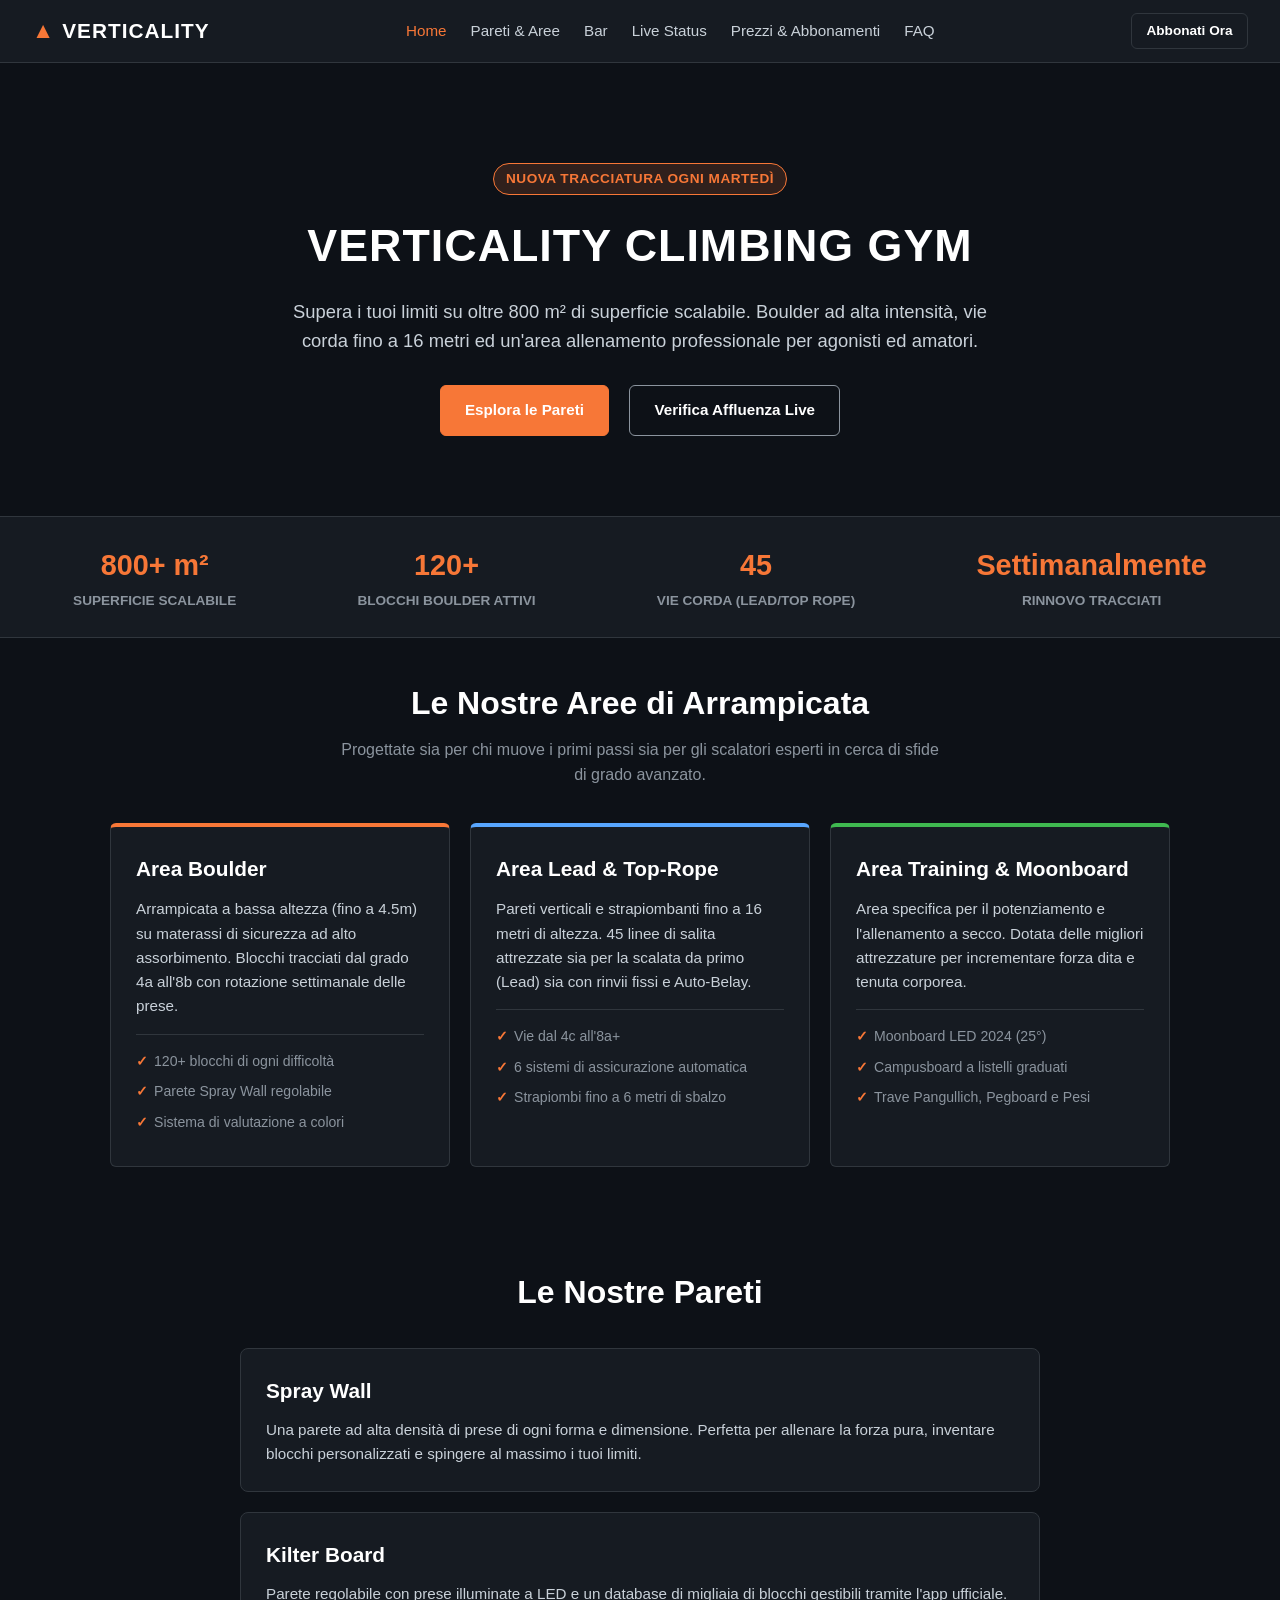
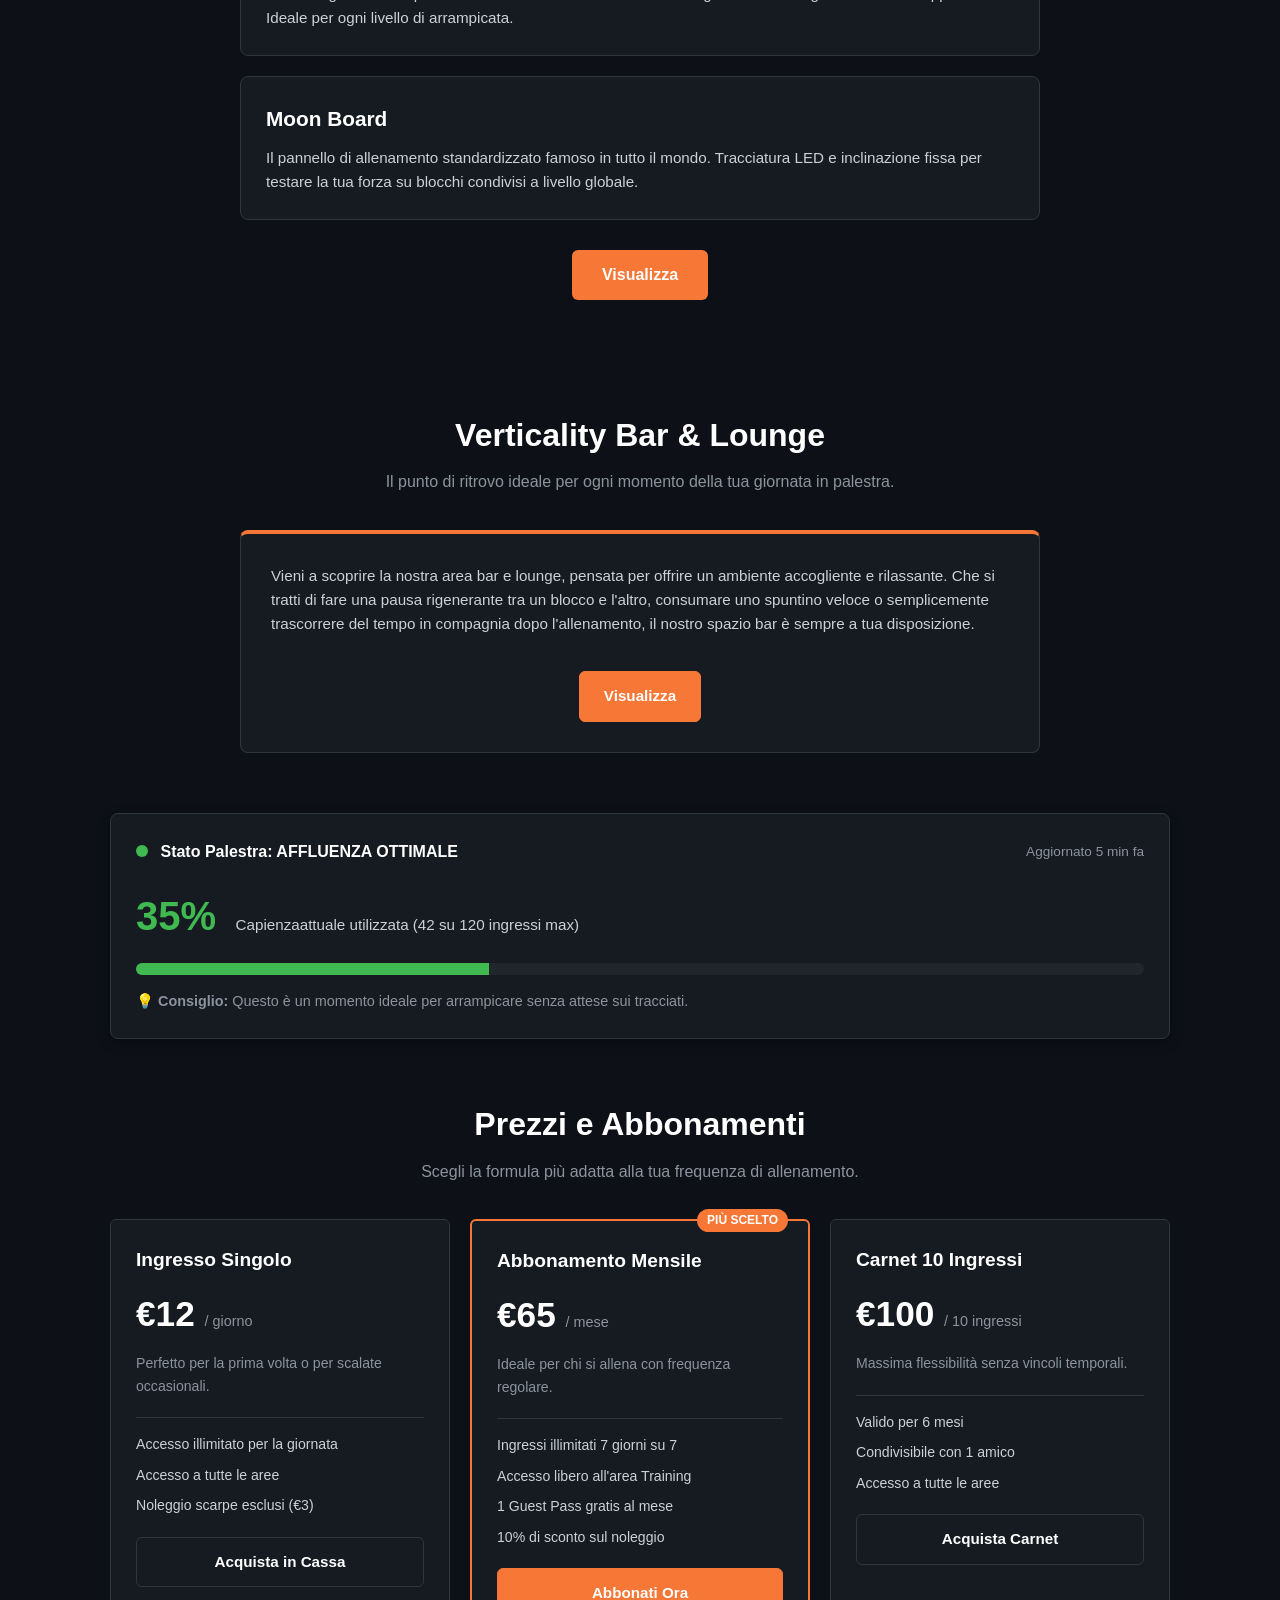
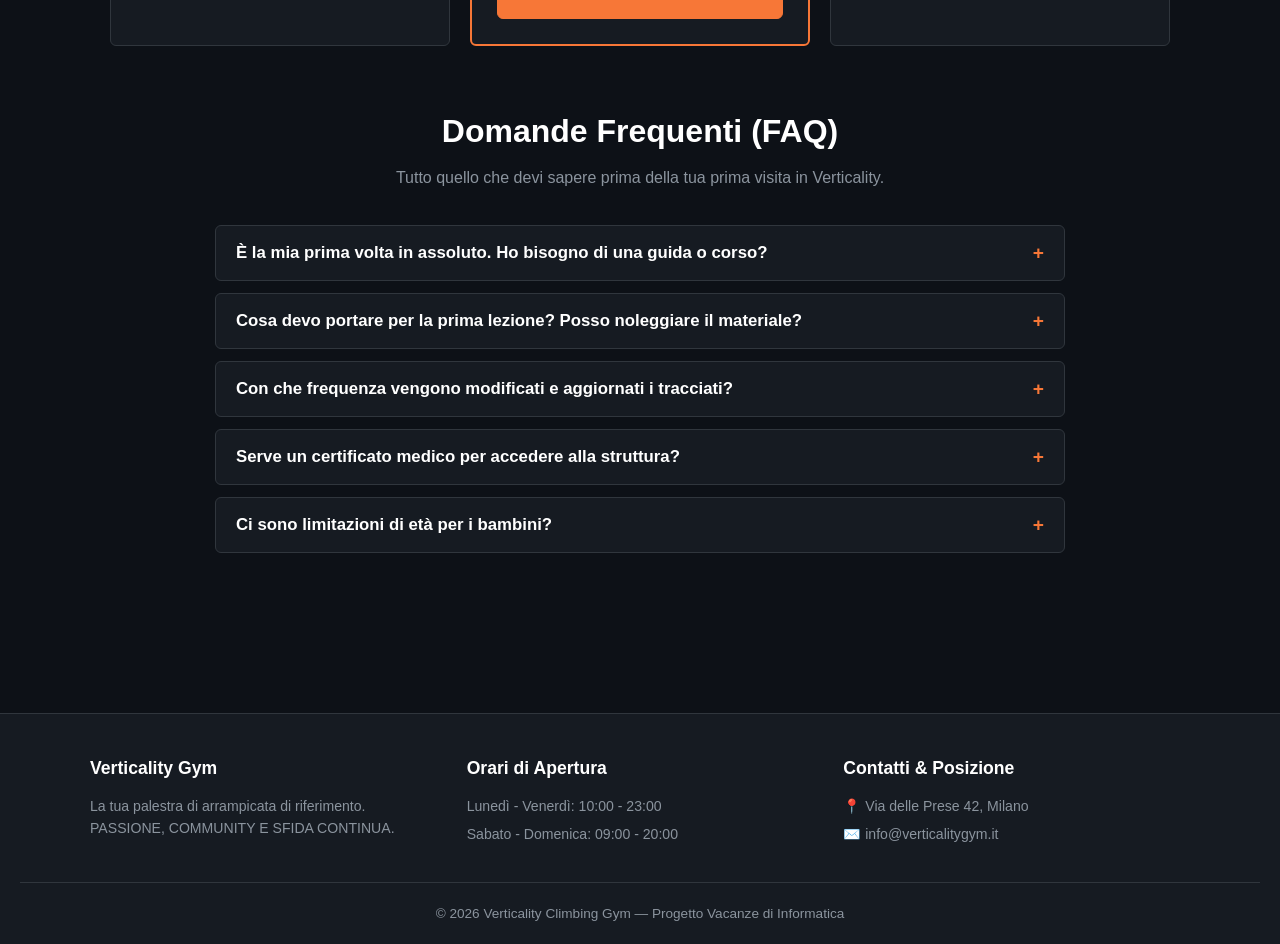
<file: index.html>
<!DOCTYPE html>
<html lang="it">
<head>
    <meta charset="UTF-8">
    <meta name="viewport" content="width=device-width, initial-scale=1.0">
    <title>Verticality Climbing Gym — La tua palestra di arrampicata</title>

    <!-- Collegamento al file CSS esterno -->
    <link rel="stylesheet" href="style.css">
</head>
<body>

    <!-- NAVIGATION BAR  -->
    <nav class="navbar">
        <div class="nav-brand">
            <span class="logo-icon">▲</span>
            <span class="logo-text">Verticality</span>
        </div>
        <ul class="nav-links">
            <li><a href="#home" class="active">Home</a></li>
            <li><a href="#aree">Pareti & Aree</a></li>
            <li><a href="#bar">Bar</a></li>
            <li><a href="#affluenza">Live Status</a></li>
            <li><a href="#prezzi">Prezzi & Abbonamenti</a></li>
            <li><a href="#faq">FAQ</a></li>
        </ul>
        <div class="nav-actions">
            <a href="#prezzi" class="btn btn-sm">Abbonati Ora</a>
        </div>
    </nav>

    <!-- HERO SECTION  -->
    <header class="hero" id="home">
        <div class="hero-content">
            <span class="badge-hero">Nuova Tracciatura Ogni Martedì</span>
            <h1>VERTICALITY CLIMBING GYM</h1>
            <p class="hero-subtitle">
                Supera i tuoi limiti su oltre 800 m² di superficie scalabile. 
                Boulder ad alta intensità, vie corda fino a 16 metri ed un'area allenamento professionale per agonisti ed amatori.
            </p>
            <div class="hero-buttons">
                <a href="#aree" class="btn btn-primary">Esplora le Pareti</a>
                <a href="#affluenza" class="btn btn-outline">Verifica Affluenza Live</a>
            </div>
        </div>
    </header>

    <!-- SEZIONE STATISTICHE CHIAVE -->
    <section class="stats-bar">
        <div class="stat-item">
            <h3>800+ m²</h3>
            <p>Superficie Scalabile</p>
        </div>
        <div class="stat-item">
            <h3>120+</h3>
            <p>Blocchi Boulder Attivi</p>
        </div>
        <div class="stat-item">
            <h3>45</h3>
            <p>Vie Corda (Lead/Top Rope)</p>
        </div>
        <div class="stat-item">
            <h3>Settimanalmente</h3>
            <p>Rinnovo Tracciati</p>
        </div>
    </section>

    <main class="container">

        <!-- SEZIONE PARETI E AREE -->
        <section id="aree" class="section">
            <h2 class="section-title">Le Nostre Aree di Arrampicata</h2>
            <p class="section-desc">Progettate sia per chi muove i primi passi sia per gli scalatori esperti in cerca di sfide di grado avanzato.</p>

            <div class="cards-grid">
                <div class="card">
                    <div class="card-body boulder-header">
                        <h3>Area Boulder</h3>
                        <p>Arrampicata a bassa altezza (fino a 4.5m) su materassi di sicurezza ad alto assorbimento. Blocchi tracciati dal grado 4a all'8b con rotazione settimanale delle prese.</p>
                        <ul class="card-features">
                            <li>120+ blocchi di ogni difficoltà</li>
                            <li>Parete Spray Wall regolabile</li>
                            <li>Sistema di valutazione a colori</li>
                        </ul>
                    </div>
                </div>

                <div class="card">
                    <div class="card-body lead-header">
                        <h3>Area Lead & Top-Rope</h3>
                        <p>Pareti verticali e strapiombanti fino a 16 metri di altezza. 45 linee di salita attrezzate sia per la scalata da primo (Lead) sia con rinvii fissi e Auto-Belay.</p>
                        <ul class="card-features">
                            <li>Vie dal 4c all'8a+</li>
                            <li>6 sistemi di assicurazione automatica</li>
                            <li>Strapiombi fino a 6 metri di sbalzo</li>
                        </ul>
                    </div>
                </div>

                <div class="card">
                    <div class="card-body training-header">
                        <h3>Area Training & Moonboard</h3>
                        <p>Area specifica per il potenziamento e l'allenamento a secco. Dotata delle migliori attrezzature per incrementare forza dita e tenuta corporea.</p>
                        <ul class="card-features">
                            <li>Moonboard LED 2024 (25°)</li>
                            <li>Campusboard a listelli graduati</li>
                            <li>Trave Pangullich, Pegboard e Pesi</li>
                        </ul>
                    </div>
                </div>
            </div>
        </section>

        <!-- Sezione Pareti Boulder -->
        <section class="boulder-section">
            <h2 class="section-title">Le Nostre Pareti</h2>
            
            <ul class="boulder-list">
                <!-- Spray Wall -->
                <li class="boulder-item">
                    <h3 class="card-title">Spray Wall</h3>
                    <p class="card-description">
                        Una parete ad alta densità di prese di ogni forma e dimensione. Perfetta per allenare la forza pura, inventare blocchi personalizzati e spingere al massimo i tuoi limiti.
                    </p>
                </li>

                <!-- Kilter Board -->
                <li class="boulder-item">
                    <h3 class="card-title">Kilter Board</h3>
                    <p class="card-description">
                        Parete regolabile con prese illuminate a LED e un database di migliaia di blocchi gestibili tramite l'app ufficiale. Ideale per ogni livello di arrampicata.
                    </p>
                </li>

                <!-- Moon Board -->
                <li class="boulder-item">
                    <h3 class="card-title">Moon Board</h3>
                    <p class="card-description">
                        Il pannello di allenamento standardizzato famoso in tutto il mondo. Tracciatura LED e inclinazione fissa per testare la tua forza su blocchi condivisi a livello globale.
                    </p>
                </li>
            </ul>

            <!-- Bottone unico "Visualizza" -->
            <div class="boulder-action">
                <a href="pareti.html" class="btn-visualizza">Visualizza</a>
            </div>
        </section>

        <!-- SEZIONE BAR -->
        <section id="bar" class="section bar-section">
            <h2 class="section-title">Verticality Bar & Lounge</h2>
            <p class="section-desc">Il punto di ritrovo ideale per ogni momento della tua giornata in palestra.</p>
            
            <div class="bar-card">
                <div class="bar-content">
                    <p class="bar-description">
                        Vieni a scoprire la nostra area bar e lounge, pensata per offrire un ambiente accogliente e rilassante. Che si tratti di fare una pausa rigenerante tra un blocco e l'altro, consumare uno spuntino veloce o semplicemente trascorrere del tempo in compagnia dopo l'allenamento, il nostro spazio bar è sempre a tua disposizione.
                    </p>
                    <div class="bar-action">
                        <a href="bar.html" class="btn btn-primary">Visualizza</a>
                    </div>
                </div>
            </div>
        </section>

        <!-- SEZIONE AFFLUENZA IN TEMPO REALE -->
        <section id="affluenza" class="section">
            <div class="live-status-card">
                <div class="status-header">
                    <div class="status-indicator">
                        <span class="dot dot-green"></span>
                        <span class="status-text">Stato Palestra: AFFLUENZA OTTIMALE</span>
                    </div>
                    <span class="update-time">Aggiornato 5 min fa</span>
                </div>
                <div class="status-body">
                    <div class="capacity-info">
                        <span class="capacity-number">35%</span>
                        <span class="capacity-label">Capienzaattuale utilizzata (42 su 120 ingressi max)</span>
                    </div>
                    <div class="progress-bar-bg">
                        <div class="progress-bar-fill" style="width: 35%;"></div>
                    </div>
                    <p class="status-tip">💡 <strong>Consiglio:</strong> Questo è un momento ideale per arrampicare senza attese sui tracciati.</p>
                </div>
            </div>
        </section>

        <!-- SEZIONE PREZZI & ABBONAMENTI -->
        <section id="prezzi" class="section">
            <h2 class="section-title">Prezzi e Abbonamenti</h2>
            <p class="section-desc">Scegli la formula più adatta alla tua frequenza di allenamento.</p>

            <div class="pricing-grid">
                <div class="price-card">
                    <h3>Ingresso Singolo</h3>
                    <div class="price">€12 <span>/ giorno</span></div>
                    <p class="price-desc">Perfetto per la prima volta o per scalate occasionali.</p>
                    <ul class="price-features">
                        <li>Accesso illimitato per la giornata</li>
                        <li>Accesso a tutte le aree</li>
                        <li>Noleggio scarpe esclusi (€3)</li>
                    </ul>
                    <a href="checkout.html?piano=singolo" class="btn btn-block">Acquista in Cassa</a>
                </div>

                <div class="price-card popular">
                    <div class="badge-popular">Più Scelto</div>
                    <h3>Abbonamento Mensile</h3>
                    <div class="price">€65 <span>/ mese</span></div>
                    <p class="price-desc">Ideale per chi si allena con frequenza regolare.</p>
                    <ul class="price-features">
                        <li>Ingressi illimitati 7 giorni su 7</li>
                        <li>Accesso libero all'area Training</li>
                        <li>1 Guest Pass gratis al mese</li>
                        <li>10% di sconto sul noleggio</li>
                    </ul>
                    <a href="checkout.html?piano=mensile" class="btn btn-primary btn-block">Abbonati Ora</a>
                </div>

                <div class="price-card">
                    <h3>Carnet 10 Ingressi</h3>
                    <div class="price">€100 <span>/ 10 ingressi</span></div>
                    <p class="price-desc">Massima flessibilità senza vincoli temporali.</p>
                    <ul class="price-features">
                        <li>Valido per 6 mesi</li>
                        <li>Condivisibile con 1 amico</li>
                        <li>Accesso a tutte le aree</li>
                    </ul>
                    <a href="checkout.html?piano=carnet" class="btn btn-block">Acquista Carnet</a>
                </div>
            </div>
        </section>

        <!-- SEZIONE FAQ  -->
        <section id="faq" class="section">
            <h2 class="section-title">Domande Frequenti (FAQ)</h2>
            <p class="section-desc">Tutto quello che devi sapere prima della tua prima visita in Verticality.</p>

            <div class="faq-accordion">
                <div class="faq-item">
                    <button class="faq-question" aria-expanded="false">
                        <span>È la mia prima volta in assoluto. Ho bisogno di una guida o corso?</span>
                        <span class="faq-icon">+</span>
                    </button>
                    <div class="faq-answer">
                        <p>Non è obbligatorio aver già arrampicato! Al tuo arrivo, lo staff ti farà un breve briefing di sicurezza di 5 minuti sull'uso dei materassi nell'area Boulder e sulle regole della struttura. Se vuoi provare le pareti alte con corda e non hai esperienza, ti consigliamo di prenotare una lezione di prova con i nostri istruttori.</p>
                    </div>
                </div>

                <div class="faq-item">
                    <button class="faq-question" aria-expanded="false">
                        <span>Cosa devo portare per la prima lezione? Posso noleggiare il materiale?</span>
                        <span class="faq-icon">+</span>
                    </button>
                    <div class="faq-answer">
                        <p>Ti basta indossare un abbigliamento sportivo comodo (pantaloni della tuta o maglietta traspirante) e portare dei calzini puliti. Presso la reception puoi noleggiare scarpette da arrampicata disinfettate (€3) e magnesite (€1.50).</p>
                    </div>
                </div>

                <div class="faq-item">
                    <button class="faq-question" aria-expanded="false">
                        <span>Con che frequenza vengono modificati e aggiornati i tracciati?</span>
                        <span class="faq-icon">+</span>
                    </button>
                    <div class="faq-answer">
                        <p>Il nostro team di tracciatori professionisti rinnova un intero settore dell'area Boulder ogni martedì e giovedì mattina. Le vie di corda vengono completamente sostituite una volta al mese per offrirti sempre nuove sfide ed evitare la monotonia.</p>
                    </div>
                </div>

                <div class="faq-item">
                    <button class="faq-question" aria-expanded="false">
                        <span>Serve un certificato medico per accedere alla struttura?</span>
                        <span class="faq-icon">+</span>
                    </button>
                    <div class="faq-answer">
                        <p>Per gli ingressi singoli occasionali è sufficiente firmare la liberatoria di responsabilità alla prima registrazione. Per la sottoscrizione di abbonamenti mensili, annuali o corsi è invece obbligatorio presentare un certificato medico per attività sportiva non agonistica in corso di validità.</p>
                    </div>
                </div>

                <div class="faq-item">
                    <button class="faq-question" aria-expanded="false">
                        <span>Ci sono limitazioni di età per i bambini?</span>
                        <span class="faq-icon">+</span>
                    </button>
                    <div class="faq-answer">
                        <p>L'accesso all'area arrampicata è consentito a partire dai 6 anni compiuti. Tutti i minori di 18 anni devono essere accompagnati da un genitore o tutore legale oppure presentare il modulo di autorizzazione firmato dai genitori insieme alla copia di un documento d'identità.</p>
                    </div>
                </div>
            </div>
        </section>

    </main>

    <!-- FOOTER -->
    <footer class="footer">
        <div class="footer-container">
            <div class="footer-col">
                <h4>Verticality Gym</h4>
                <p>La tua palestra di arrampicata di riferimento. PASSIONE, COMMUNITY E SFIDA CONTINUA.</p>
            </div>
            <div class="footer-col">
                <h4>Orari di Apertura</h4>
                <p>Lunedì - Venerdì: 10:00 - 23:00</p>
                <p>Sabato - Domenica: 09:00 - 20:00</p>
            </div>
            <div class="footer-col">
                <h4>Contatti & Posizione</h4>
                <p>📍 Via delle Prese 42, Milano</p>
                <p>✉️ info@verticalitygym.it</p>
            </div>
        </div>
        <div class="footer-bottom">
            <p>&copy; 2026 Verticality Climbing Gym — Progetto Vacanze di Informatica</p>
        </div>
    </footer>

    <!-- Collegamento al file JavaScript esterno -->
    <script src="script.js"></script>
</body>
</html>
</file>
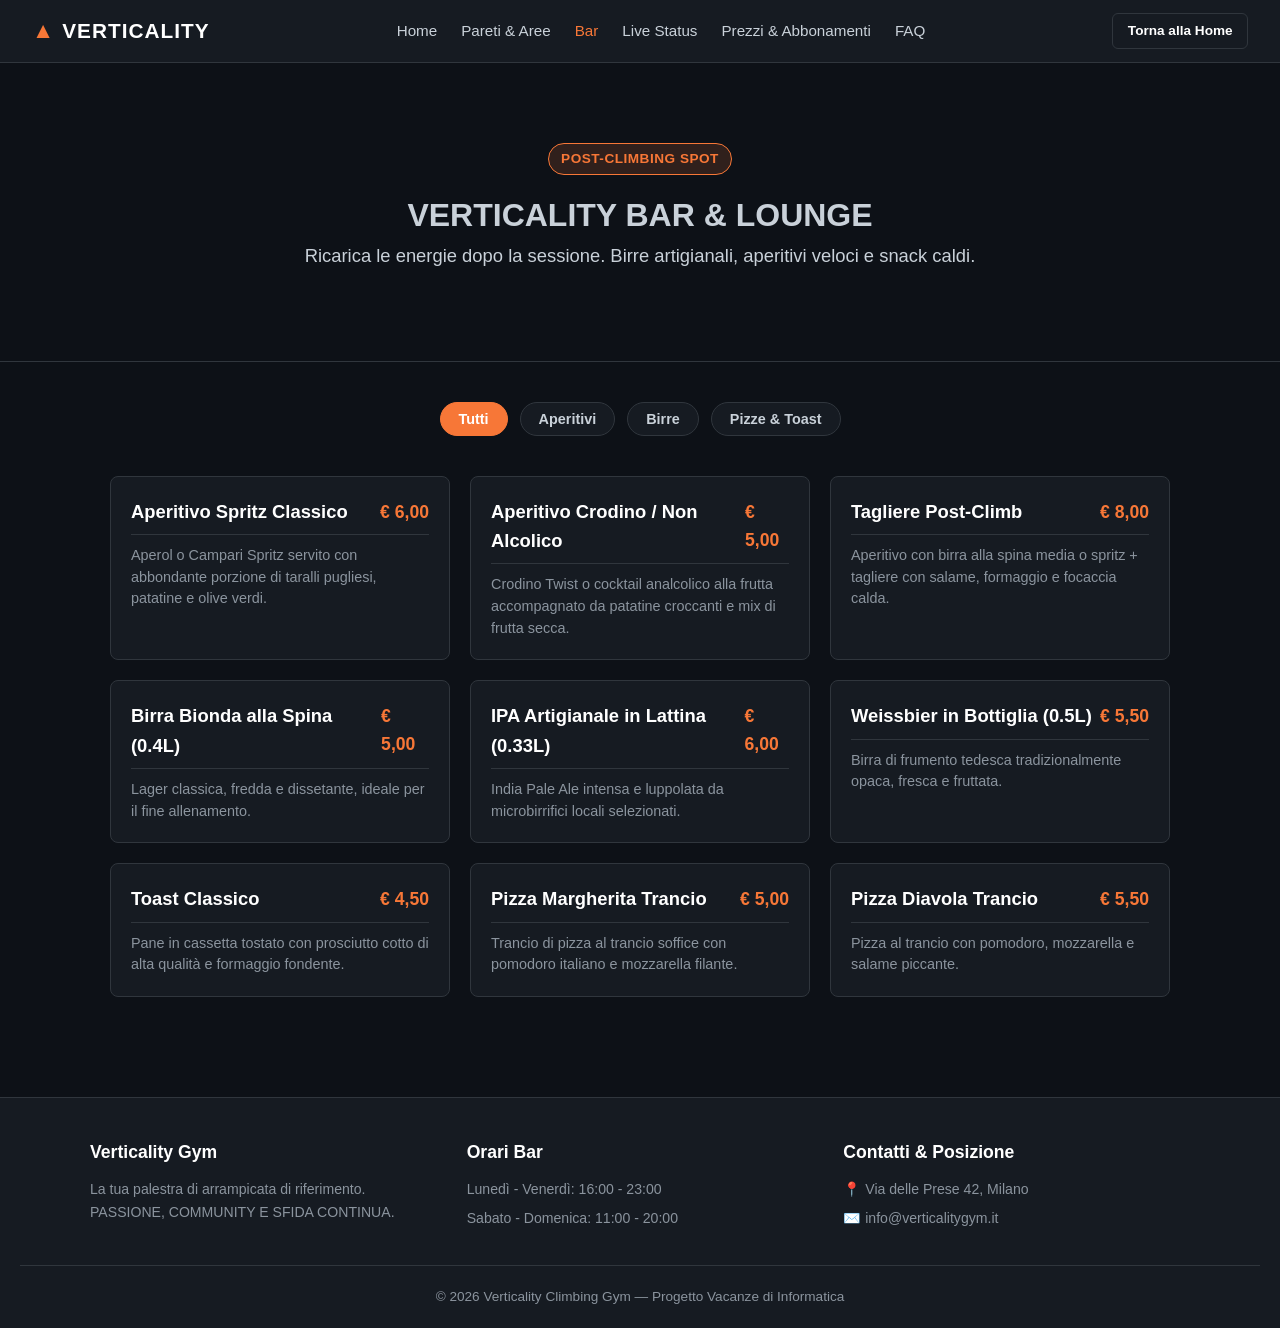
<file: bar.html>
<!DOCTYPE html>
<html lang="it">
<head>
    <meta charset="UTF-8">
    <meta name="viewport" content="width=device-width, initial-scale=1.0">
    <title>Verticality Bar & Lounge — Menu & Aperitivi</title>
    <link rel="stylesheet" href="style.css">
    <link rel="stylesheet" href="bar.css">
</head>
<body>

    <nav class="navbar">
        <div class="nav-brand">
            <span class="logo-icon">▲</span>
            <span class="logo-text">Verticality</span>
        </div>
        <ul class="nav-links">
            <li><a href="index.html#home">Home</a></li>
            <li><a href="index.html#aree">Pareti & Aree</a></li>
            <li><a href="bar.html" class="active">Bar</a></li>
            <li><a href="index.html#affluenza">Live Status</a></li>
            <li><a href="index.html#prezzi">Prezzi & Abbonamenti</a></li>
            <li><a href="index.html#faq">FAQ</a></li>
        </ul>
        <div class="nav-actions">
            <a href="index.html" class="btn btn-sm">Torna alla Home</a>
        </div>
    </nav>

    <header class="bar-hero">
        <div class="bar-hero-content">
            <span class="badge-hero">Post-Climbing Spot</span>
            <h1>VERTICALITY BAR & LOUNGE</h1>
            <p class="hero-subtitle">Ricarica le energie dopo la sessione. Birre artigianali, aperitivi veloci e snack caldi.</p>
        </div>
    </header>

    <main class="container">

        <div class="menu-filters">
            <button class="filter-btn active" data-filter="all">Tutti</button>
            <button class="filter-btn" data-filter="aperitivi">Aperitivi</button>
            <button class="filter-btn" data-filter="birre">Birre</button>
            <button class="filter-btn" data-filter="cibo">Pizze & Toast</button>
        </div>

        <section class="menu-grid">

            <div class="menu-card" data-category="aperitivi">
                <div class="menu-header">
                    <h3>Aperitivo Spritz Classico</h3>
                    <span class="menu-price">€ 6,00</span>
                </div>
                <p class="menu-desc">Aperol o Campari Spritz servito con abbondante porzione di taralli pugliesi, patatine e olive verdi.</p>
            </div>

            <div class="menu-card" data-category="aperitivi">
                <div class="menu-header">
                    <h3>Aperitivo Crodino / Non Alcolico</h3>
                    <span class="menu-price">€ 5,00</span>
                </div>
                <p class="menu-desc">Crodino Twist o cocktail analcolico alla frutta accompagnato da patatine croccanti e mix di frutta secca.</p>
            </div>

            <div class="menu-card" data-category="aperitivi">
                <div class="menu-header">
                    <h3>Tagliere Post-Climb</h3>
                    <span class="menu-price">€ 8,00</span>
                </div>
                <p class="menu-desc">Aperitivo con birra alla spina media o spritz + tagliere con salame, formaggio e focaccia calda.</p>
            </div>

            <div class="menu-card" data-category="birre">
                <div class="menu-header">
                    <h3>Birra Bionda alla Spina (0.4L)</h3>
                    <span class="menu-price">€ 5,00</span>
                </div>
                <p class="menu-desc">Lager classica, fredda e dissetante, ideale per il fine allenamento.</p>
            </div>

            <div class="menu-card" data-category="birre">
                <div class="menu-header">
                    <h3>IPA Artigianale in Lattina (0.33L)</h3>
                    <span class="menu-price">€ 6,00</span>
                </div>
                <p class="menu-desc">India Pale Ale intensa e luppolata da microbirrifici locali selezionati.</p>
            </div>

            <div class="menu-card" data-category="birre">
                <div class="menu-header">
                    <h3>Weissbier in Bottiglia (0.5L)</h3>
                    <span class="menu-price">€ 5,50</span>
                </div>
                <p class="menu-desc">Birra di frumento tedesca tradizionalmente opaca, fresca e fruttata.</p>
            </div>

            <div class="menu-card" data-category="cibo">
                <div class="menu-header">
                    <h3>Toast Classico</h3>
                    <span class="menu-price">€ 4,50</span>
                </div>
                <p class="menu-desc">Pane in cassetta tostato con prosciutto cotto di alta qualità e formaggio fondente.</p>
            </div>

            <div class="menu-card" data-category="cibo">
                <div class="menu-header">
                    <h3>Pizza Margherita Trancio</h3>
                    <span class="menu-price">€ 5,00</span>
                </div>
                <p class="menu-desc">Trancio di pizza al trancio soffice con pomodoro italiano e mozzarella filante.</p>
            </div>

            <div class="menu-card" data-category="cibo">
                <div class="menu-header">
                    <h3>Pizza Diavola Trancio</h3>
                    <span class="menu-price">€ 5,50</span>
                </div>
                <p class="menu-desc">Pizza al trancio con pomodoro, mozzarella e salame piccante.</p>
            </div>

        </section>

    </main>

    <footer class="footer">
        <div class="footer-container">
            <div class="footer-col">
                <h4>Verticality Gym</h4>
                <p>La tua palestra di arrampicata di riferimento. PASSIONE, COMMUNITY E SFIDA CONTINUA.</p>
            </div>
            <div class="footer-col">
                <h4>Orari Bar</h4>
                <p>Lunedì - Venerdì: 16:00 - 23:00</p>
                <p>Sabato - Domenica: 11:00 - 20:00</p>
            </div>
            <div class="footer-col">
                <h4>Contatti & Posizione</h4>
                <p>📍 Via delle Prese 42, Milano</p>
                <p>✉️ info@verticalitygym.it</p>
            </div>
        </div>
        <div class="footer-bottom">
            <p>&copy; 2026 Verticality Climbing Gym — Progetto Vacanze di Informatica</p>
        </div>
    </footer>

    <script src="bar.js"></script>
</body>
</html>
</file>
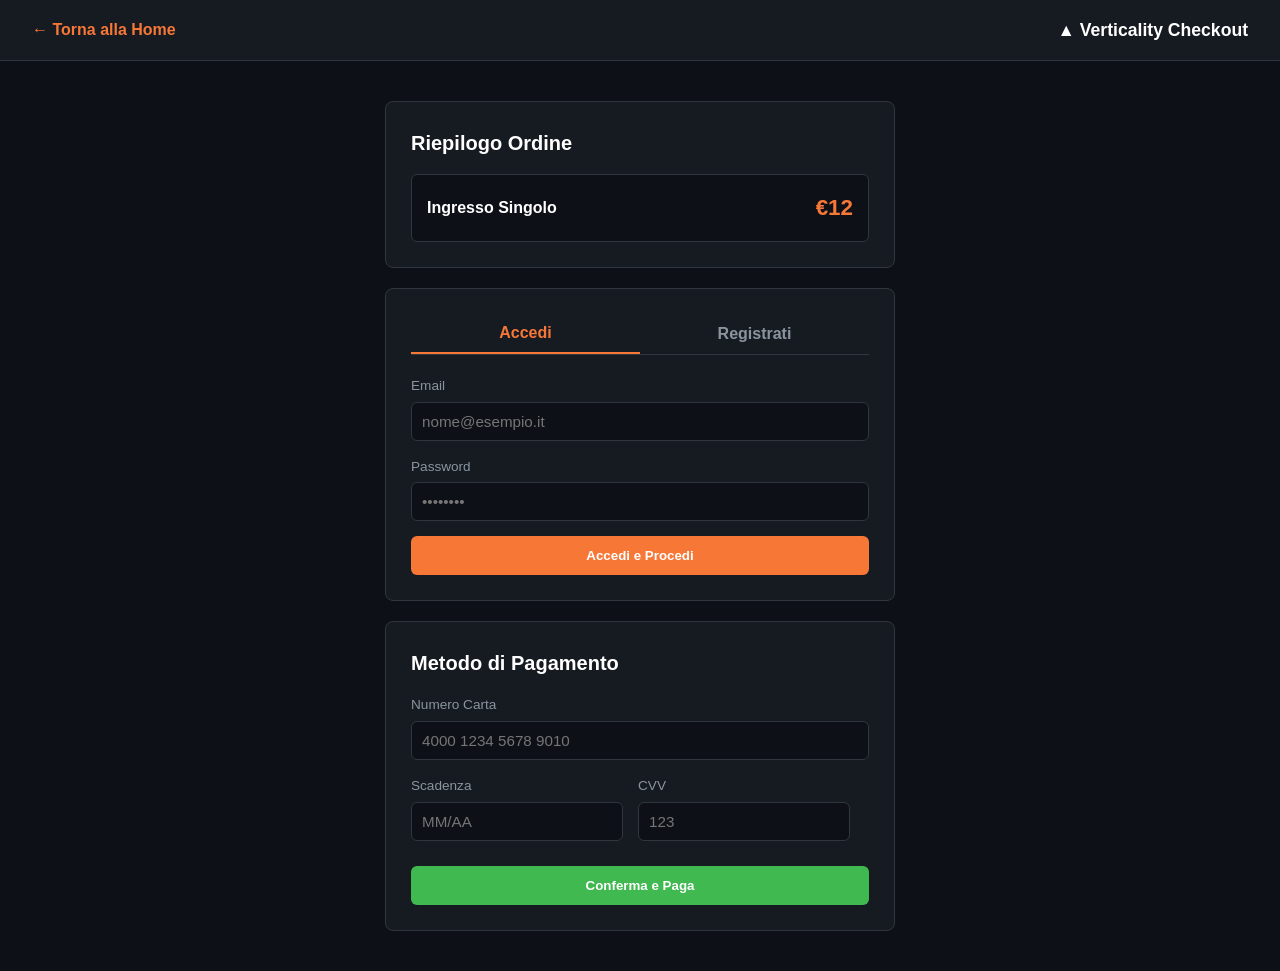
<file: checkout.html>
<!DOCTYPE html>
<html lang="it">
<head>
    <meta charset="UTF-8">
    <meta name="viewport" content="width=device-width, initial-scale=1.0">
    <title>Checkout & Autenticazione — Verticality</title>
    <link rel="stylesheet" href="checkout.css">
</head>
<body>

    <nav class="checkout-nav">
        <a href="index.html" class="back-link">← Torna alla Home</a>
        <span class="logo-text">▲ Verticality Checkout</span>
    </nav>

    <div class="checkout-container">

        <section class="checkout-card">
            <h2>Riepilogo Ordine</h2>
            <div id="plan-summary" class="plan-summary">
                <p class="plan-name" id="selected-plan-name">Caricamento piano...</p>
                <div class="plan-price" id="selected-plan-price">€0</div>
            </div>
        </section>

        <section class="checkout-card" id="auth-section">
            <div id="user-welcome" class="hidden">
                <p>Accesso effettuato come: <strong id="logged-user-email"></strong></p>
                <button id="btn-logout" class="btn-link">Disconnetti / Cambia account</button>
            </div>

            <div id="auth-forms">
                <div class="auth-tabs">
                    <button id="tab-login" class="tab-btn active">Accedi</button>
                    <button id="tab-register" class="tab-btn">Registrati</button>
                </div>

                <form id="form-login" class="auth-form">
                    <div class="form-group">
                        <label for="login-email">Email</label>
                        <input type="email" id="login-email" required placeholder="nome@esempio.it">
                    </div>
                    <div class="form-group">
                        <label for="login-password">Password</label>
                        <input type="password" id="login-password" required placeholder="••••••••">
                    </div>
                    <button type="submit" class="btn btn-primary btn-block">Accedi e Procedi</button>
                </form>

                <form id="form-register" class="auth-form hidden">
                    <div class="form-group">
                        <label for="reg-email">Email</label>
                        <input type="email" id="reg-email" required placeholder="nome@esempio.it">
                    </div>
                    <div class="form-group">
                        <label for="reg-password">Password</label>
                        <input type="password" id="reg-password" required placeholder="Crea una password">
                    </div>
                    <button type="submit" class="btn btn-primary btn-block">Crea Account e Procedi</button>
                </form>
            </div>
        </section>

        <section class="checkout-card" id="payment-section">
            <h2>Metodo di Pagamento</h2>
            <form id="form-payment">
                <div class="form-group">
                    <label for="card-number">Numero Carta</label>
                    <input type="text" id="card-number" required placeholder="4000 1234 5678 9010" maxlength="19">
                </div>
                <div class="form-row">
                    <div class="form-group">
                        <label for="card-expiry">Scadenza</label>
                        <input type="text" id="card-expiry" required placeholder="MM/AA" maxlength="5">
                    </div>
                    <div class="form-group">
                        <label for="card-cvv">CVV</label>
                        <input type="password" id="card-cvv" required placeholder="123" maxlength="4">
                    </div>
                </div>
                <button type="submit" class="btn btn-success btn-block" id="btn-pay">Conferma e Paga</button>
            </form>
        </section>

        <div id="payment-success" class="checkout-card success-card hidden">
            <div class="success-icon">✓</div>
            <h2>Pagamento Effettuato con Successo!</h2>
            <p>Grazie per l'acquisto. Abbiamo inviato la ricevuta di conferma alla tua email.</p>
            <a href="index.html" class="btn btn-primary mt-20">Torna alla Home</a>
        </div>

    </div>

    <script src="checkout.js"></script>
</body>
</html>
</file>
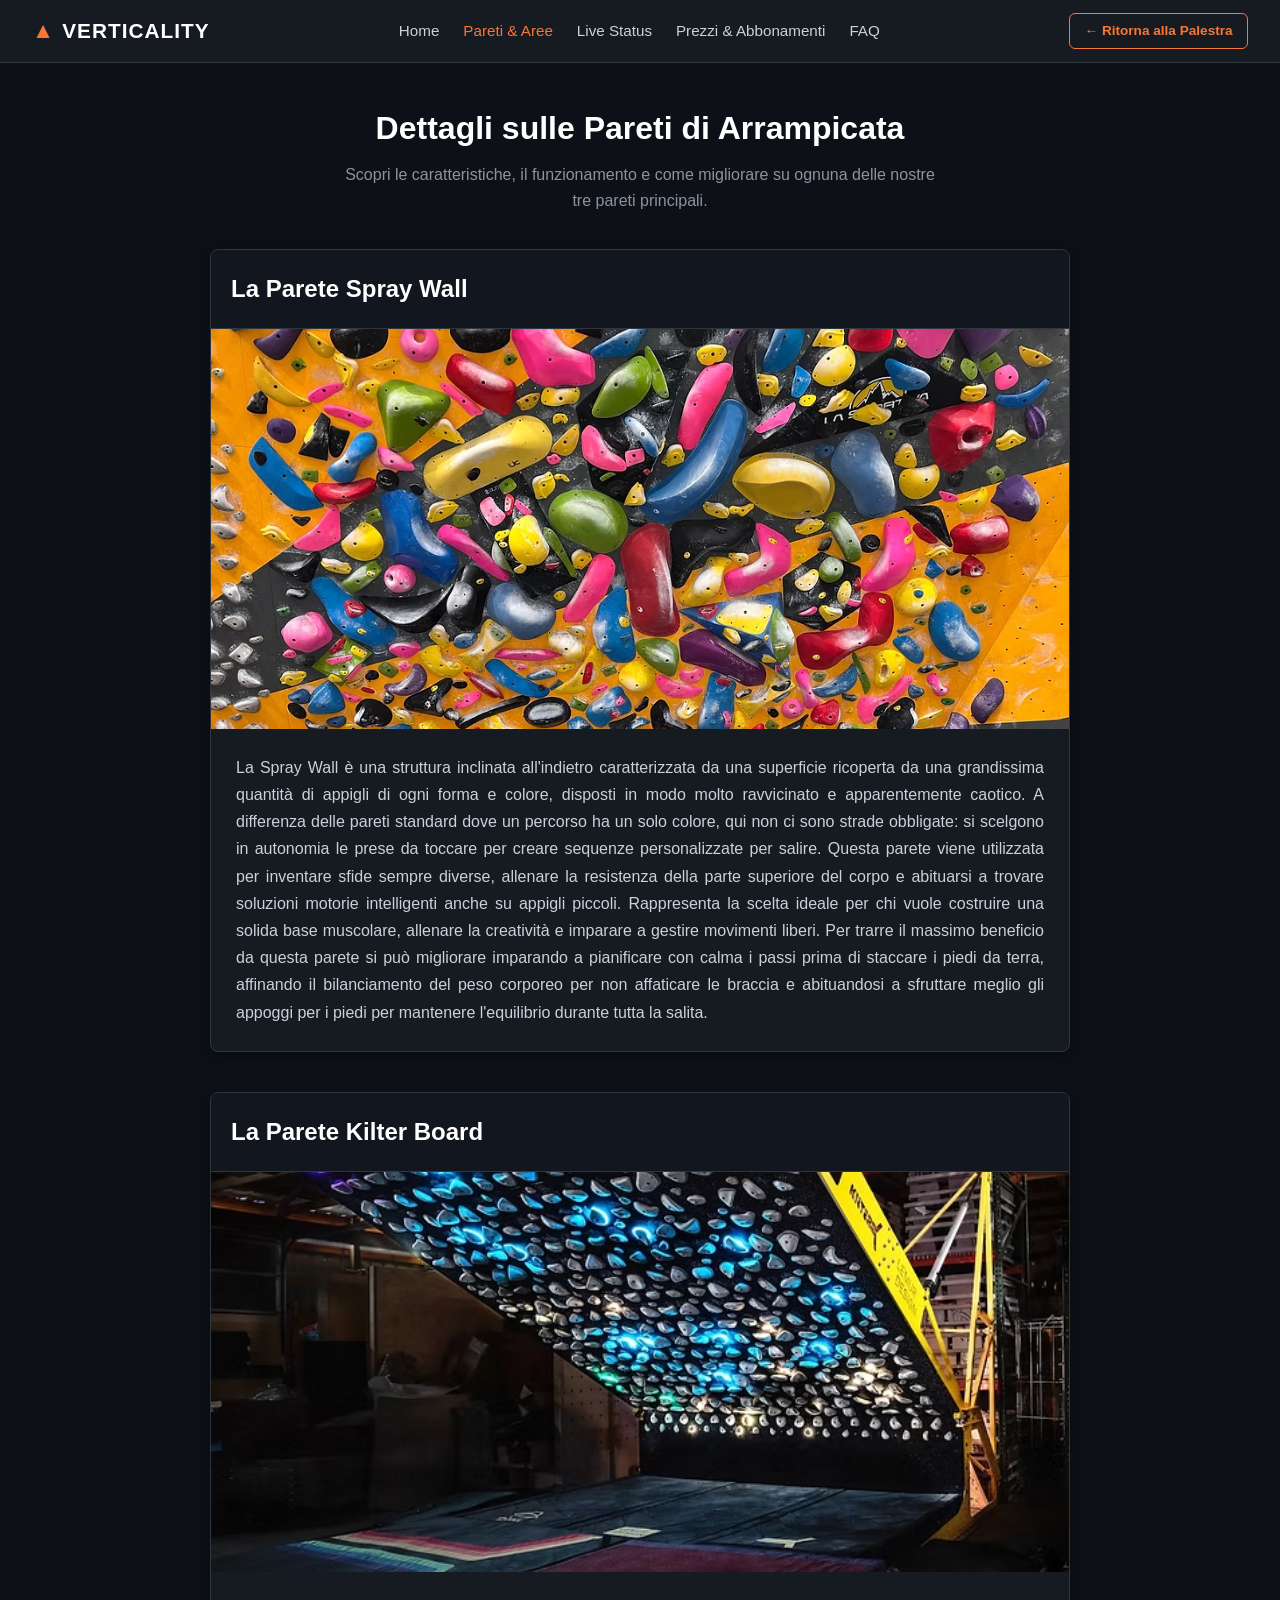
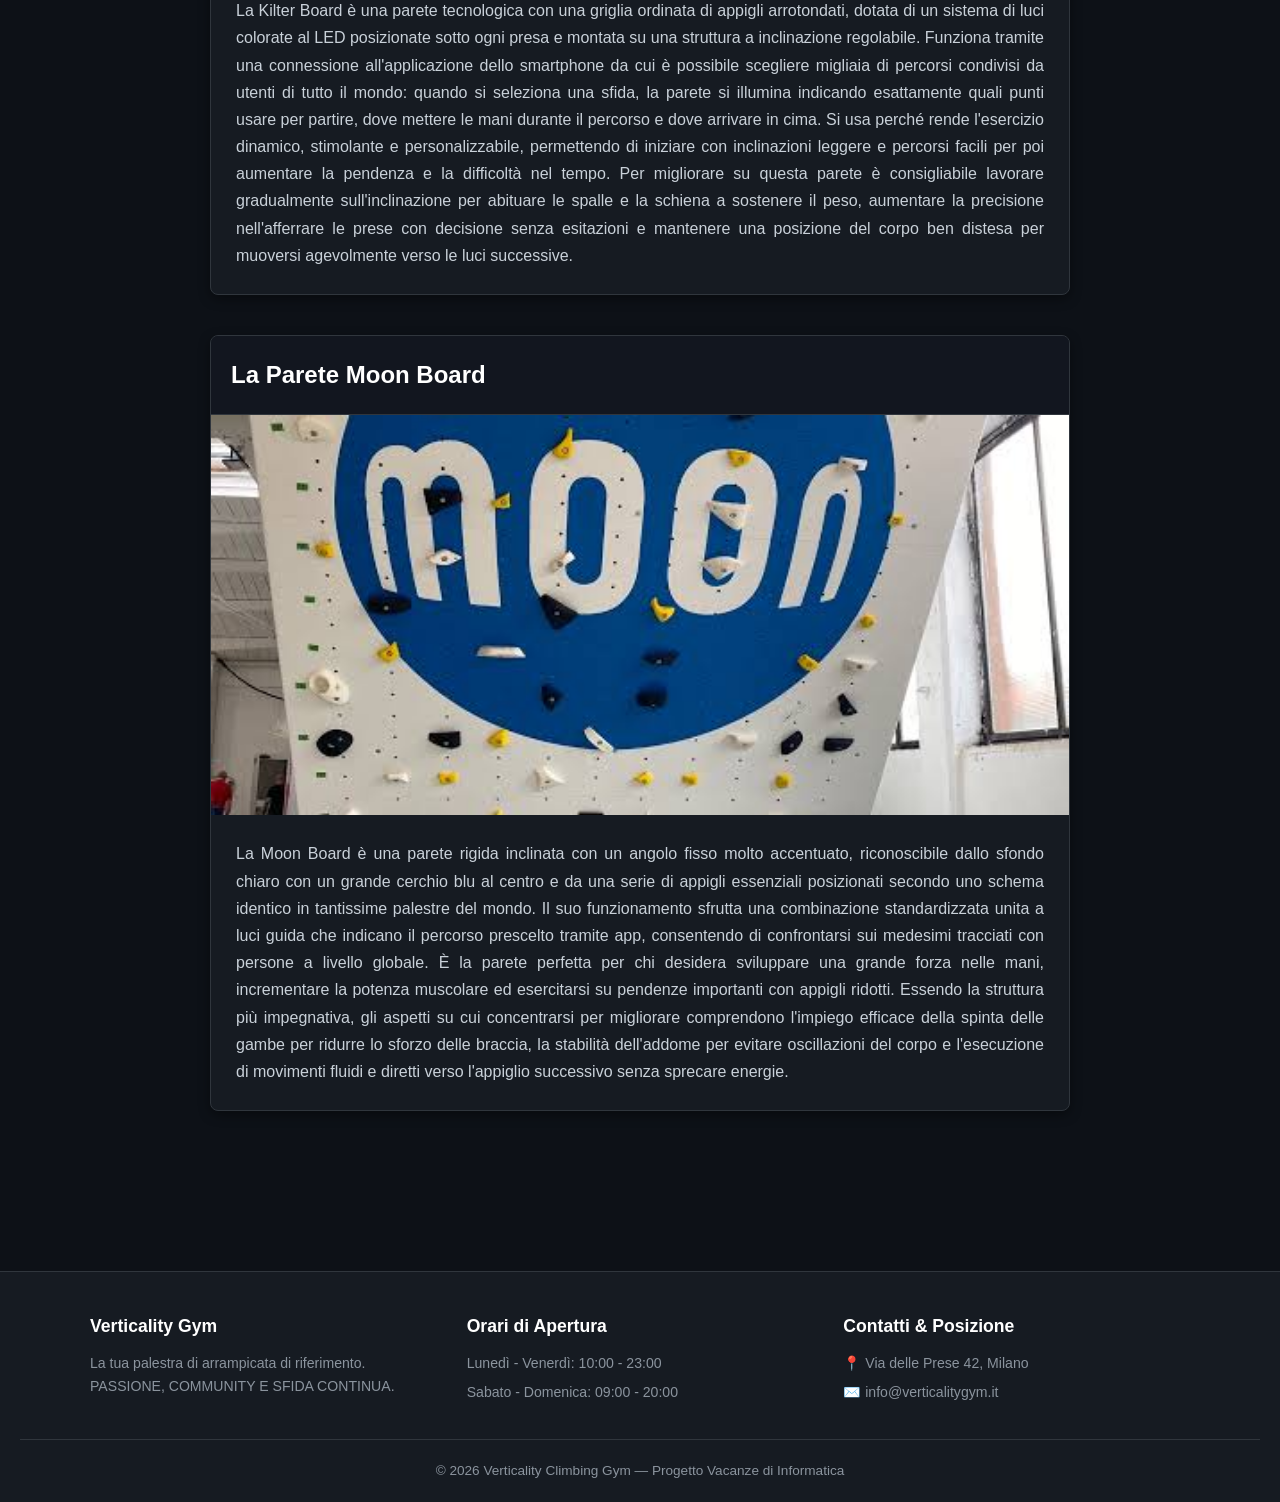
<file: pareti.html>
<!DOCTYPE html>
<html lang="it">
<head>
    <meta charset="UTF-8">
    <meta name="viewport" content="width=device-width, initial-scale=1.0">
    <title>Dettagli Pareti — Verticality Climbing Gym</title>

    <link rel="stylesheet" href="pareti.css">
</head>
<body>

    <!-- NAVIGATION BAR -->
    <nav class="navbar">
        <div class="nav-brand">
            <span class="logo-icon">▲</span>
            <span class="logo-text">Verticality</span>
        </div>
        <ul class="nav-links">
            <li><a href="index.html">Home</a></li>
            <li><a href="index.html#aree" class="active">Pareti & Aree</a></li>
            <li><a href="index.html#affluenza">Live Status</a></li>
            <li><a href="index.html#prezzi">Prezzi & Abbonamenti</a></li>
            <li><a href="index.html#faq">FAQ</a></li>
        </ul>
        <div class="nav-actions">
            <a href="index.html#aree" class="btn btn-sm btn-outline">← Ritorna alla Palestra</a>
        </div>
    </nav>

    <!-- MAIN CONTAINER -->
    <main class="container">

        <section class="section">
            <h2 class="section-title">Dettagli sulle Pareti di Arrampicata</h2>
            <p class="section-desc">Scopri le caratteristiche, il funzionamento e come migliorare su ognuna delle nostre tre pareti principali.</p>

            <!-- 1. SPRAY WALL -->
            <div class="wall-card">
                <h3 class="wall-title">La Parete Spray Wall</h3>
                <div class="wall-image-box">
                    <img src="spray.avif" alt="Parete Spray Wall" class="wall-img">
                </div>
                <div class="wall-body">
                    <p>
                        La Spray Wall è una struttura inclinata all'indietro caratterizzata da una superficie ricoperta da una grandissima quantità di appigli di ogni forma e colore, disposti in modo molto ravvicinato e apparentemente caotico. A differenza delle pareti standard dove un percorso ha un solo colore, qui non ci sono strade obbligate: si scelgono in autonomia le prese da toccare per creare sequenze personalizzate per salire. Questa parete viene utilizzata per inventare sfide sempre diverse, allenare la resistenza della parte superiore del corpo e abituarsi a trovare soluzioni motorie intelligenti anche su appigli piccoli. Rappresenta la scelta ideale per chi vuole costruire una solida base muscolare, allenare la creatività e imparare a gestire movimenti liberi. Per trarre il massimo beneficio da questa parete si può migliorare imparando a pianificare con calma i passi prima di staccare i piedi da terra, affinando il bilanciamento del peso corporeo per non affaticare le braccia e abituandosi a sfruttare meglio gli appoggi per i piedi per mantenere l'equilibrio durante tutta la salita.
                    </p>
                </div>
            </div>

            <!-- 2. KILTER BOARD -->
            <div class="wall-card">
                <h3 class="wall-title">La Parete Kilter Board</h3>
                <div class="wall-image-box">
                    <img src="kilter.avif" alt="Parete Kilter Board" class="wall-img">
                </div>
                <div class="wall-body">
                    <p>
                        La Kilter Board è una parete tecnologica con una griglia ordinata di appigli arrotondati, dotata di un sistema di luci colorate al LED posizionate sotto ogni presa e montata su una struttura a inclinazione regolabile. Funziona tramite una connessione all'applicazione dello smartphone da cui è possibile scegliere migliaia di percorsi condivisi da utenti di tutto il mondo: quando si seleziona una sfida, la parete si illumina indicando esattamente quali punti usare per partire, dove mettere le mani durante il percorso e dove arrivare in cima. Si usa perché rende l'esercizio dinamico, stimolante e personalizzabile, permettendo di iniziare con inclinazioni leggere e percorsi facili per poi aumentare la pendenza e la difficoltà nel tempo. Per migliorare su questa parete è consigliabile lavorare gradualmente sull'inclinazione per abituare le spalle e la schiena a sostenere il peso, aumentare la precisione nell'afferrare le prese con decisione senza esitazioni e mantenere una posizione del corpo ben distesa per muoversi agevolmente verso le luci successive.
                    </p>
                </div>
            </div>

            <!-- 3. MOON BOARD -->
            <div class="wall-card">
                <h3 class="wall-title">La Parete Moon Board</h3>
                <div class="wall-image-box">
                    <img src="moon.jpg" alt="Parete Moon Board" class="wall-img">
                </div>
                <div class="wall-body">
                    <p>
                        La Moon Board è una parete rigida inclinata con un angolo fisso molto accentuato, riconoscibile dallo sfondo chiaro con un grande cerchio blu al centro e da una serie di appigli essenziali posizionati secondo uno schema identico in tantissime palestre del mondo. Il suo funzionamento sfrutta una combinazione standardizzata unita a luci guida che indicano il percorso prescelto tramite app, consentendo di confrontarsi sui medesimi tracciati con persone a livello globale. È la parete perfetta per chi desidera sviluppare una grande forza nelle mani, incrementare la potenza muscolare ed esercitarsi su pendenze importanti con appigli ridotti. Essendo la struttura più impegnativa, gli aspetti su cui concentrarsi per migliorare comprendono l'impiego efficace della spinta delle gambe per ridurre lo sforzo delle braccia, la stabilità dell'addome per evitare oscillazioni del corpo e l'esecuzione di movimenti fluidi e diretti verso l'appiglio successivo senza sprecare energie.
                    </p>
                </div>
            </div>

        </section>

    </main>

    <!-- FOOTER -->
    <footer class="footer">
        <div class="footer-container">
            <div class="footer-col">
                <h4>Verticality Gym</h4>
                <p>La tua palestra di arrampicata di riferimento. PASSIONE, COMMUNITY E SFIDA CONTINUA.</p>
            </div>
            <div class="footer-col">
                <h4>Orari di Apertura</h4>
                <p>Lunedì - Venerdì: 10:00 - 23:00</p>
                <p>Sabato - Domenica: 09:00 - 20:00</p>
            </div>
            <div class="footer-col">
                <h4>Contatti & Posizione</h4>
                <p>📍 Via delle Prese 42, Milano</p>
                <p>✉️ info@verticalitygym.it</p>
            </div>
        </div>
        <div class="footer-bottom">
            <p>&copy; 2026 Verticality Climbing Gym — Progetto Vacanze di Informatica</p>
        </div>
    </footer>

    <script src="pareti.js"></script>
</body>
</html>
</file>
<file: style.css>
/* --- VARIABILI GLOBALI --- */
:root {
    --bg-dark: #0d1117;
    --bg-card: #161b22;
    --bg-card-hover: #1f242c;
    --border-color: #30363d;
    --accent-orange: #f77737;
    --accent-blue: #58a6ff;
    --accent-green: #3fb950;
    --text-main: #c9d1d9;
    --text-heading: #ffffff;
    --text-muted: #8b949e;
    --shadow: 0 4px 12px rgba(0, 0, 0, 0.4);
}

/* --- RESET & BASICS --- */
* {
    box-sizing: border-box;
    margin: 0;
    padding: 0;
}

html {
    scroll-behavior: smooth;
}

body {
    background-color: var(--bg-dark);
    color: var(--text-main);
    font-family: -apple-system, BlinkMacSystemFont, "Segoe UI", Roboto, Helvetica, Arial, sans-serif;
    line-height: 1.6;
}

/* -- NAVBAR -- */
.navbar {
    background-color: #161b22;
    border-bottom: 1px solid var(--border-color);
    padding: 0.8rem 2rem;
    display: flex;
    justify-content: space-between;
    align-items: center;
    position: sticky;
    top: 0;
    z-index: 100;
}

.nav-brand {
    display: flex;
    align-items: center;
    gap: 8px;
}

.logo-icon {
    color: var(--accent-orange);
    font-size: 1.4rem;
}

.logo-text {
    font-size: 1.3rem;
    font-weight: 700;
    color: var(--text-heading);
    letter-spacing: 1px;
    text-transform: uppercase;
}

.nav-links {
    display: flex;
    list-style: none;
    gap: 1.5rem;
}

.nav-links a {
    color: var(--text-main);
    text-decoration: none;
    font-weight: 500;
    font-size: 0.95rem;
    transition: color 0.2s ease;
}

.nav-links a:hover, .nav-links a.active {
    color: var(--accent-orange);
}

/* --- BOTTONI --- */
.btn {
    display: inline-block;
    background-color: var(--bg-card);
    color: var(--text-heading);
    border: 1px solid var(--border-color);
    padding: 0.75rem 1.5rem;
    border-radius: 6px;
    font-weight: 600;
    font-size: 0.95rem;
    cursor: pointer;
    text-decoration: none;
    transition: all 0.2s ease;
}

.btn:hover {
    background-color: var(--border-color);
}

.btn-primary {
    background-color: var(--accent-orange);
    border-color: var(--accent-orange);
    color: #ffffff;
}

.btn-primary:hover {
    background-color: #e0662b;
}

.btn-outline {
    background-color: transparent;
    border-color: #8b949e;
    color: var(--text-heading);
}

.btn-outline:hover {
    border-color: var(--text-heading);
    background-color: rgba(255, 255, 255, 0.05);
}

.btn-sm {
    padding: 0.4rem 0.9rem;
    font-size: 0.85rem;
}

.btn-block {
    display: block;
    width: 100%;
    text-align: center;
    margin-top: 15px;
}

/* --- HERO SECTION --- */
.hero {
    position: relative;
    background: linear-gradient(rgba(13, 17, 23, 0.75), rgba(13, 17, 23, 0.95)),
                url('https://images.unsplash.com/photo-1522163182402-834f871fd851?auto=format&fit=crop&w=1500&q=80') center/cover no-repeat;
    padding: 100px 20px 80px 20px;
    text-align: center;
    border-bottom: 1px solid var(--border-color);
}

.badge-hero {
    background-color: rgba(247, 119, 55, 0.15);
    color: var(--accent-orange);
    border: 1px solid var(--accent-orange);
    padding: 4px 12px;
    border-radius: 20px;
    font-size: 0.85rem;
    font-weight: 600;
    text-transform: uppercase;
    letter-spacing: 0.5px;
    display: inline-block;
    margin-bottom: 15px;
}

.hero h1 {
    font-size: 2.8rem;
    color: var(--text-heading);
    margin-bottom: 15px;
    letter-spacing: 1px;
}

.hero-subtitle {
    font-size: 1.15rem;
    color: var(--text-main);
    max-width: 700px;
    margin: 0 auto 30px auto;
}

.hero-buttons .btn {
    margin: 0 8px;
}

/* --- STATS BAR --- */
.stats-bar {
    background-color: var(--bg-card);
    border-bottom: 1px solid var(--border-color);
    padding: 25px 20px;
    display: flex;
    justify-content: space-around;
    text-align: center;
    flex-wrap: wrap;
    gap: 15px;
}

.stat-item h3 {
    font-size: 1.8rem;
    color: var(--accent-orange);
    margin-bottom: 2px;
}

.stat-item p {
    color: var(--text-muted);
    font-size: 0.85rem;
    text-transform: uppercase;
    font-weight: 600;
}

/* --- MAIN CONTAINER --- */
.container {
    max-width: 1100px;
    margin: 0 auto;
    padding: 40px 20px;
}

.section {
    margin-bottom: 60px;
}

.section-title {
    font-size: 2rem;
    color: var(--text-heading);
    text-align: center;
    margin-bottom: 8px;
}

.section-desc {
    text-align: center;
    color: var(--text-muted);
    max-width: 600px;
    margin: 0 auto 35px auto;
}

/* --- CARDS GRID (Pareti & Aree) --- */
.cards-grid {
    display: grid;
    grid-template-columns: repeat(auto-fit, minmax(300px, 1fr));
    gap: 20px;
}

.card-body {
    background-color: var(--bg-card);
    border: 1px solid var(--border-color);
    border-radius: 6px;
    padding: 25px;
    height: 100%;
}

.boulder-header { border-top: 4px solid var(--accent-orange); }
.lead-header { border-top: 4px solid var(--accent-blue); }
.training-header { border-top: 4px solid var(--accent-green); }

.card-body h3 {
    color: var(--text-heading);
    font-size: 1.3rem;
    margin-bottom: 12px;
}

.card-body p {
    font-size: 0.95rem;
    margin-bottom: 15px;
}

.card-features {
    list-style: none;
    border-top: 1px solid var(--border-color);
    padding-top: 15px;
}

.card-features li {
    font-size: 0.88rem;
    color: var(--text-muted);
    margin-bottom: 8px;
    position: relative;
    padding-left: 18px;
}

.card-features li::before {
    content: "✓";
    position: absolute;
    left: 0;
    color: var(--accent-orange);
    font-weight: bold;
}

/* --- LIVE STATUS CARD --- */
.live-status-card {
    background-color: var(--bg-card);
    border: 1px solid var(--border-color);
    border-radius: 8px;
    padding: 25px;
    box-shadow: var(--shadow);
}

.status-header {
    display: flex;
    justify-content: space-between;
    align-items: center;
    margin-bottom: 20px;
}

.update-time {
    color: var(--text-muted);
    font-size: 0.85rem;
}

.dot {
    display: inline-block;
    width: 12px;
    height: 12px;
    border-radius: 50%;
    margin-right: 8px;
}

.dot-green { background-color: var(--accent-green); }

.status-text {
    font-weight: 700;
    color: var(--text-heading);
}

.capacity-number {
    font-size: 2.5rem;
    font-weight: 800;
    color: var(--accent-green);
    margin-right: 15px;
}

.capacity-label {
    color: var(--text-main);
    font-size: 0.95rem;
}

.progress-bar-bg {
    background-color: #21262d;
    height: 12px;
    border-radius: 6px;
    overflow: hidden;
    margin: 15px 0;
}

.progress-bar-fill {
    background-color: var(--accent-green);
    height: 100%;
}

.status-tip {
    font-size: 0.9rem;
    color: var(--text-muted);
}

/* --- PRICING GRID --- */
.pricing-grid {
    display: grid;
    grid-template-columns: repeat(auto-fit, minmax(280px, 1fr));
    gap: 20px;
}

.price-card {
    background-color: var(--bg-card);
    border: 1px solid var(--border-color);
    border-radius: 6px;
    padding: 25px;
    position: relative;
}

.price-card.popular {
    border: 2px solid var(--accent-orange);
}

.badge-popular {
    position: absolute;
    top: -12px;
    right: 20px;
    background-color: var(--accent-orange);
    color: #fff;
    font-size: 0.75rem;
    font-weight: bold;
    padding: 2px 10px;
    border-radius: 12px;
    text-transform: uppercase;
}

.price-card h3 {
    color: var(--text-heading);
    font-size: 1.2rem;
    margin-bottom: 10px;
}

.price {
    font-size: 2.2rem;
    font-weight: 800;
    color: var(--text-heading);
    margin-bottom: 10px;
}

.price span {
    font-size: 0.9rem;
    font-weight: normal;
    color: var(--text-muted);
}

.price-desc {
    font-size: 0.88rem;
    color: var(--text-muted);
    margin-bottom: 20px;
}

.price-features {
    list-style: none;
    border-top: 1px solid var(--border-color);
    padding-top: 15px;
    margin-bottom: 20px;
}

.price-features li {
    font-size: 0.88rem;
    margin-bottom: 8px;
    color: var(--text-main);
}

/* --- FAQ ACCORDION --- */
.faq-accordion {
    max-width: 850px;
    margin: 0 auto;
}

.faq-item {
    background-color: var(--bg-card);
    border: 1px solid var(--border-color);
    border-radius: 6px;
    margin-bottom: 12px;
    overflow: hidden;
}

.faq-question {
    width: 100%;
    background: none;
    border: none;
    color: var(--text-heading);
    padding: 16px 20px;
    font-size: 1.05rem;
    font-weight: 600;
    text-align: left;
    cursor: pointer;
    display: flex;
    justify-content: space-between;
    align-items: center;
}

.faq-icon {
    font-size: 1.2rem;
    color: var(--accent-orange);
    font-weight: bold;
}

.faq-question:hover {
    background-color: var(--bg-card-hover);
}

.faq-answer {
    padding: 0 20px 18px 20px;
    display: none;
    color: var(--text-main);
    border-top: 1px solid var(--border-color);
    background-color: #0d1117;
    font-size: 0.95rem;
}

.faq-answer p {
    margin-top: 14px;
}

/* --- FOOTER --- */
.footer {
    border-top: 1px solid var(--border-color);
    background-color: #161b22;
    padding: 40px 20px 20px 20px;
    margin-top: 60px;
}

.footer-container {
    max-width: 1100px;
    margin: 0 auto;
    display: grid;
    grid-template-columns: repeat(auto-fit, minmax(250px, 1fr));
    gap: 30px;
}

.footer-col h4 {
    color: var(--text-heading);
    font-size: 1.1rem;
    margin-bottom: 12px;
}

.footer-col p {
    color: var(--text-muted);
    font-size: 0.88rem;
    margin-bottom: 6px;
}

.footer-bottom {
    border-top: 1px solid var(--border-color);
    margin-top: 30px;
    padding-top: 20px;
    text-align: center;
    font-size: 0.85rem;
    color: var(--text-muted);
}

/* --- SEZIONE PARETI BOULDER  --- */
.boulder-section {
  padding: 40px 20px;
  margin-bottom: 70px;
  text-align: center;
}

.boulder-list {
  list-style: none;
  max-width: 800px;
  margin: 30px auto 0 auto;
  padding: 0;
  display: flex;
  flex-direction: column;
  gap: 20px;
}

.boulder-item {
  background-color: var(--bg-card);
  border: 1px solid var(--border-color);
  border-radius: 8px;
  padding: 25px;
  text-align: left;
  transition: transform 0.2s ease, border-color 0.2s ease;
}

.boulder-item:hover {
  transform: translateY(-2px);
  border-color: var(--accent-orange);
}

.boulder-item .card-title {
  color: var(--text-heading);
  font-size: 1.3rem;
  margin-bottom: 10px;
}

.boulder-item .card-description {
  color: var(--text-main);
  font-size: 0.95rem;
  line-height: 1.6;
}

/* Bottone unico Vvisualizza */
.boulder-action {
  margin-top: 30px;
}

.btn-visualizza {
  display: inline-block;
  padding: 12px 30px;
  background-color: var(--accent-orange);
  color: #ffffff;
  text-decoration: none;
  border-radius: 6px;
  font-weight: 600;
  font-size: 1rem;
  transition: background-color 0.2s ease;
}

.btn-visualizza:hover {
  background-color: #e0662b;
}

/* --- SEZIONE BAR --- */
.bar-card {
    background-color: var(--bg-card);
    border: 1px solid var(--border-color);
    border-top: 4px solid var(--accent-orange);
    border-radius: 8px;
    padding: 30px;
    max-width: 800px;
    margin: 0 auto;
}

.bar-description {
    font-size: 0.95rem;
    line-height: 1.6;
    margin-bottom: 35px; /* Spazio maggiorato tra il testo e il bottone */
}

.bar-action {
    text-align: center;
}
</file>
<file: bar.css>
.bar-hero {
    position: relative;
    background: linear-gradient(rgba(13, 17, 23, 0.8), rgba(13, 17, 23, 0.95)),
                url('https://images.unsplash.com/photo-1514933651103-005eec06c04b?auto=format&fit=crop&w=1500&q=80') center/cover no-repeat;
    padding: 80px 20px 60px 20px;
    text-align: center;
    border-bottom: 1px solid var(--border-color);
}

.menu-filters {
    display: flex;
    justify-content: center;
    gap: 12px;
    margin-bottom: 40px;
    flex-wrap: wrap;
}

.filter-btn {
    background-color: var(--bg-card);
    border: 1px solid var(--border-color);
    color: var(--text-main);
    padding: 8px 18px;
    border-radius: 20px;
    cursor: pointer;
    font-weight: 600;
    font-size: 0.9rem;
    transition: all 0.2s ease;
}

.filter-btn:hover, .filter-btn.active {
    background-color: var(--accent-orange);
    border-color: var(--accent-orange);
    color: #ffffff;
}

/* --- GRIGLIA SCHEDE MENU --- */
.menu-grid {
    display: grid;
    grid-template-columns: repeat(auto-fit, minmax(300px, 1fr));
    gap: 20px;
}

.menu-card {
    background-color: var(--bg-card);
    border: 1px solid var(--border-color);
    border-radius: 8px;
    padding: 20px;
    transition: transform 0.2s ease, border-color 0.2s ease;
}

.menu-card:hover {
    transform: translateY(-3px);
    border-color: var(--accent-orange);
}

.menu-header {
    display: flex;
    justify-content: space-between;
    align-items: baseline;
    margin-bottom: 10px;
    border-bottom: 1px solid var(--border-color);
    padding-bottom: 8px;
}

.menu-header h3 {
    color: var(--text-heading);
    font-size: 1.15rem;
}

.menu-price {
    color: var(--accent-orange);
    font-weight: 800;
    font-size: 1.1rem;
}

.menu-desc {
    color: var(--text-muted);
    font-size: 0.9rem;
    line-height: 1.5;
}
</file>
<file: checkout.css>
:root {
    --bg-dark: #0d1117;
    --bg-card: #161b22;
    --border-color: #30363d;
    --accent-orange: #f77737;
    --accent-green: #3fb950;
    --text-main: #c9d1d9;
    --text-heading: #ffffff;
    --text-muted: #8b949e;
}

* { box-sizing: border-box; margin: 0; padding: 0; }

body {
    background-color: var(--bg-dark);
    color: var(--text-main);
    font-family: -apple-system, BlinkMacSystemFont, "Segoe UI", Roboto, sans-serif;
    line-height: 1.6;
}

.checkout-nav {
    background-color: var(--bg-card);
    border-bottom: 1px solid var(--border-color);
    padding: 1rem 2rem;
    display: flex;
    justify-content: space-between;
    align-items: center;
}

.back-link {
    color: var(--accent-orange);
    text-decoration: none;
    font-weight: 600;
}

.logo-text {
    font-size: 1.1rem;
    font-weight: bold;
    color: var(--text-heading);
}

.checkout-container {
    max-width: 550px;
    margin: 40px auto;
    padding: 0 20px;
}

.checkout-card {
    background-color: var(--bg-card);
    border: 1px solid var(--border-color);
    border-radius: 8px;
    padding: 25px;
    margin-bottom: 20px;
}

.checkout-card h2 {
    color: var(--text-heading);
    font-size: 1.25rem;
    margin-bottom: 15px;
}

.plan-summary {
    display: flex;
    justify-content: space-between;
    align-items: center;
    background-color: #0d1117;
    padding: 15px;
    border-radius: 6px;
    border: 1px solid var(--border-color);
}

.plan-name { font-weight: bold; color: var(--text-heading); }
.plan-price { font-size: 1.4rem; font-weight: 800; color: var(--accent-orange); }

/* tab accedi e registrati */
.auth-tabs {
    display: flex;
    border-bottom: 1px solid var(--border-color);
    margin-bottom: 20px;
}

.tab-btn {
    flex: 1;
    background: none;
    border: none;
    color: var(--text-muted);
    padding: 10px;
    font-size: 1rem;
    font-weight: 600;
    cursor: pointer;
}

.tab-btn.active {
    color: var(--accent-orange);
    border-bottom: 2px solid var(--accent-orange);
}

/* Form stile */
.form-group { margin-bottom: 15px; }

.form-group label {
    display: block;
    font-size: 0.85rem;
    color: var(--text-muted);
    margin-bottom: 5px;
}

.form-group input {
    width: 100%;
    padding: 10px;
    background-color: #0d1117;
    border: 1px solid var(--border-color);
    border-radius: 6px;
    color: var(--text-heading);
    font-size: 0.95rem;
}

.form-group input:focus {
    outline: none;
    border-color: var(--accent-orange);
}

.form-row { display: flex; gap: 15px; }

/* Bottoni */
.btn {
    padding: 12px;
    border-radius: 6px;
    font-weight: 600;
    border: none;
    cursor: pointer;
    text-align: center;
    text-decoration: none;
}

.btn-block { display: block; width: 100%; margin-top: 10px; }
.btn-primary { background-color: var(--accent-orange); color: #fff; }
.btn-primary:hover { background-color: #e0662b; }
.btn-success { background-color: var(--accent-green); color: #fff; }
.btn-success:hover { background-color: #2da44e; }
.btn-link { background: none; border: none; color: var(--accent-orange); cursor: pointer; font-size: 0.85rem; text-decoration: underline; }

.hidden { display: none !important; }

.success-card { text-align: center; padding: 40px 20px; }
.success-icon {
    width: 60px; height: 60px;
    background-color: rgba(63, 185, 80, 0.2);
    color: var(--accent-green);
    font-size: 2rem; line-height: 60px;
    border-radius: 50%; margin: 0 auto 20px auto;
}
.mt-20 { margin-top: 20px; display: inline-block; }
</file>
<file: pareti.css>
/* --- VARIABILI GLOBALI --- */
:root {
    --bg-dark: #0d1117;
    --bg-card: #161b22;
    --bg-card-hover: #1f242c;
    --border-color: #30363d;
    --accent-orange: #f77737;
    --accent-blue: #58a6ff;
    --accent-green: #3fb950;
    --text-main: #c9d1d9;
    --text-heading: #ffffff;
    --text-muted: #8b949e;
    --shadow: 0 4px 12px rgba(0, 0, 0, 0.4);
}

* {
    box-sizing: border-box;
    margin: 0;
    padding: 0;
}

body {
    background-color: var(--bg-dark);
    color: var(--text-main);
    font-family: -apple-system, BlinkMacSystemFont, "Segoe UI", Roboto, Helvetica, Arial, sans-serif;
    line-height: 1.6;
}

.navbar {
    background-color: #161b22;
    border-bottom: 1px solid var(--border-color);
    padding: 0.8rem 2rem;
    display: flex;
    justify-content: space-between;
    align-items: center;
    position: sticky;
    top: 0;
    z-index: 100;
}

.nav-brand {
    display: flex;
    align-items: center;
    gap: 8px;
}

.logo-icon {
    color: var(--accent-orange);
    font-size: 1.4rem;
}

.logo-text {
    font-size: 1.3rem;
    font-weight: 700;
    color: var(--text-heading);
    letter-spacing: 1px;
    text-transform: uppercase;
}

.nav-links {
    display: flex;
    list-style: none;
    gap: 1.5rem;
}

.nav-links a {
    color: var(--text-main);
    text-decoration: none;
    font-weight: 500;
    font-size: 0.95rem;
    transition: color 0.2s ease;
}

.nav-links a:hover, .nav-links a.active {
    color: var(--accent-orange);
}

.btn {
    display: inline-block;
    background-color: var(--bg-card);
    color: var(--text-heading);
    border: 1px solid var(--border-color);
    padding: 0.75rem 1.5rem;
    border-radius: 6px;
    font-weight: 600;
    font-size: 0.95rem;
    cursor: pointer;
    text-decoration: none;
    transition: all 0.2s ease;
}

.btn:hover {
    background-color: var(--border-color);
}

.btn-outline {
    background-color: transparent;
    border-color: var(--accent-orange);
    color: var(--accent-orange);
}

.btn-outline:hover {
    background-color: var(--accent-orange);
    color: #ffffff;
}

.btn-sm {
    padding: 0.4rem 0.9rem;
    font-size: 0.85rem;
}

.container {
    max-width: 900px;
    margin: 0 auto;
    padding: 40px 20px;
}

.section {
    margin-bottom: 60px;
}

.section-title {
    font-size: 2rem;
    color: var(--text-heading);
    text-align: center;
    margin-bottom: 8px;
}

.section-desc {
    text-align: center;
    color: var(--text-muted);
    max-width: 600px;
    margin: 0 auto 35px auto;
}

.wall-card {
    background-color: var(--bg-card);
    border: 1px solid var(--border-color);
    border-radius: 8px;
    margin-bottom: 40px;
    overflow: hidden;
    box-shadow: var(--shadow);
}

.wall-title {
    color: var(--text-heading);
    font-size: 1.5rem;
    padding: 20px;
    border-bottom: 1px solid var(--border-color);
    background-color: #12161f;
}

.wall-image-box {
    width: 100%;
    background-color: #000;
    text-align: center;
}

.wall-img {
    width: 100%;
    max-height: 400px;
    object-fit: cover;
    display: block;
}

.wall-body {
    padding: 25px;
}

.wall-body p {
    color: var(--text-main);
    font-size: 1rem;
    line-height: 1.7;
    text-align: justify;
}


.footer {
    border-top: 1px solid var(--border-color);
    background-color: #161b22;
    padding: 40px 20px 20px 20px;
    margin-top: 60px;
}

.footer-container {
    max-width: 1100px;
    margin: 0 auto;
    display: grid;
    grid-template-columns: repeat(auto-fit, minmax(250px, 1fr));
    gap: 30px;
}

.footer-col h4 {
    color: var(--text-heading);
    font-size: 1.1rem;
    margin-bottom: 12px;
}

.footer-col p {
    color: var(--text-muted);
    font-size: 0.88rem;
    margin-bottom: 6px;
}

.footer-bottom {
    border-top: 1px solid var(--border-color);
    margin-top: 30px;
    padding-top: 20px;
    text-align: center;
    font-size: 0.85rem;
    color: var(--text-muted);
}
</file>
